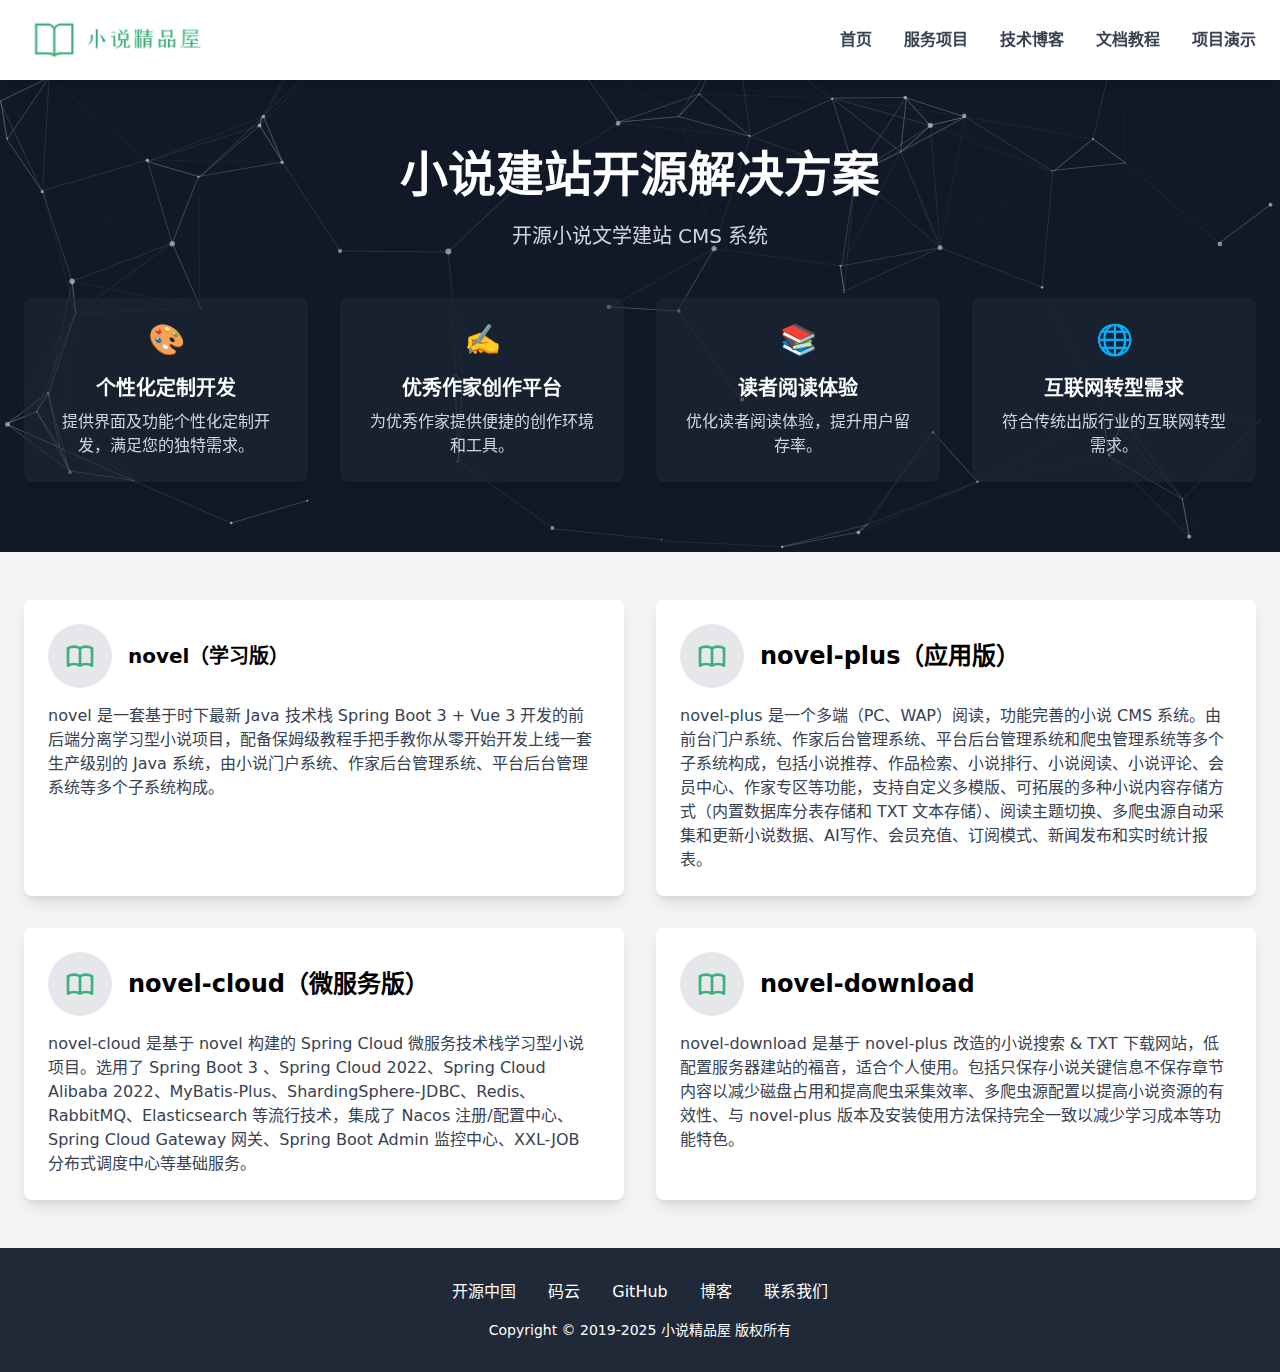
<file: index.htm>
<!DOCTYPE html>
<html lang="zh-CN">
<head>
    <meta charset="UTF-8">
    <meta name="viewport" content="width=device-width, initial-scale=1.0">
    <meta name="keywords" content="小说精品屋官网,小说系统源码,小说网站源码,小说CMS,小说爬虫,小说采集,小说免费建站,小说程序开发,AI">
    <meta name="description" content="小说精品屋是一套开源免费的小说系统,基于JAVA语言开发,包括学习版、应用版和微服务版等,是原创文学、书库和小说网站的建站首选.">
    <title>小说精品屋-GitHub开源小说系统</title>
    <link href="./static/tailwind.min.css" rel="stylesheet">
    <link rel="stylesheet" href="./static/animate.min.css">
<!-- Particles.js -->
<script src="./static/particles.min.js"></script>
<style>
        .bg-primary {
            background-color: #3eaf7c;
        }
        .text-primary {
            color: #3eaf7c;
        }
        .hover\:text-primary:hover {
            color: #3eaf7c;
        }
        .primary-to-green-gradient {
            background: linear-gradient(-45deg, #3eaf7c, #16a34a, #3eaf7c, #16a34a);
            background-size: 400% 400%;
            animation: gradientBG 15s ease infinite;
            height: 100vh;
            display: flex;
            align-items: center;
            justify-content: center;
            color: white;
            text-align: center;
        }
        @keyframes gradientBG {
            0% { background-position: 0% 50%; }
            50% { background-position: 100% 50%; }
            100% { background-position: 0% 50%; }
        }
        .card {
            transition: transform 0.3s ease, box-shadow 0.3s ease;
        }
        .card:hover {
            transform: scale(1.05);
            box-shadow: 0 10px 20px rgba(0, 0, 0, 0.2);
        }
        .icon-hover {
            transition: transform 0.3s ease;
        }
        .icon-hover:hover {
            transform: rotate(10deg) scale(1.1);
        }
        .nav-link {
            position: relative;
        }
        .nav-link::after {
            content: '';
            position: absolute;
            bottom: -2px;
            left: 0;
            width: 0;
            height: 2px;
            background-color: #3eaf7c;
            transition: width 0.3s ease;
        }
        .nav-link:hover::after {
            width: 100%;
        }

        /* 移动端优化 */
        @media (max-width: 768px) {
            h2 {
                font-size: 2rem !important;
            }
            .primary-to-green-gradient p {
                font-size: 1rem;
            }
            .card {
                padding: 1rem;
            }
            .card h3 {
                font-size: 1.25rem;
            }
            .card p {
                font-size: 0.875rem;
            }
            .footer ul {
                flex-direction: column;
                align-items: center;
            }
            .footer ul li {
                margin-bottom: 0.5rem;
            }
			.primary-to-green-gradient{
				padding-top: 5rem;
				height: 120vh;
			}
        }
		@media (max-width: 380px) {
			.primary-to-green-gradient{
				height: 150vh;
				padding-top: 5rem;
			}
        }
    </style>
</head>
<body class="bg-gray-100">
	<header class="bg-white shadow-lg fixed w-full top-0 z-50">
		<div class="container mx-auto px-6 py-4 flex justify-between items-center">
			<!-- Logo -->
			<div class="logo">
				<a href="./index.html">
					<img src="./static/logo.png" alt="小说精品屋" class="h-12 animate__animated animate__fadeInLeft hover:rotate-12 hover:scale-110 transition-transform duration-300">
				</a>
			</div>
	
			<!-- 桌面端导航 -->
			<nav class="hidden md:flex space-x-8">
				<a href="./index.htm" class="text-gray-700 hover:text-primary font-semibold nav-link relative group">
					首页
					<span class="absolute bottom-0 left-0 w-0 h-0.5 bg-primary transition-all duration-300 group-hover:w-full"></span>
				</a>
				<a href="./service.htm" class="text-gray-700 hover:text-primary font-semibold nav-link relative group">
					服务项目
					<span class="absolute bottom-0 left-0 w-0 h-0.5 bg-primary transition-all duration-300 group-hover:w-full"></span>
				</a>
				<a href="https://www.xxyopen.com" target="_blank" class="text-gray-700 hover:text-primary font-semibold nav-link relative group">
					技术博客
					<span class="absolute bottom-0 left-0 w-0 h-0.5 bg-primary transition-all duration-300 group-hover:w-full"></span>
				</a>
				<a href="http://docs.xxyopen.com/" target="_blank" class="text-gray-700 hover:text-primary font-semibold nav-link relative group">
					文档教程
					<span class="absolute bottom-0 left-0 w-0 h-0.5 bg-primary transition-all duration-300 group-hover:w-full"></span>
				</a>
				<a href="https://www.bilibili.com/video/BV18e41197xs" target="_blank" class="text-gray-700 hover:text-primary font-semibold nav-link relative group">
					项目演示
					<span class="absolute bottom-0 left-0 w-0 h-0.5 bg-primary transition-all duration-300 group-hover:w-full"></span>
				</a>
			</nav>
	
			<!-- 移动端汉堡菜单 -->
			<button id="mobile-menu-button" class="md:hidden text-gray-700 hover:text-primary focus:outline-none">
				<svg class="w-6 h-6" fill="none" stroke="currentColor" viewBox="0 0 24 24">
					<path stroke-linecap="round" stroke-linejoin="round" stroke-width="2" d="M4 6h16M4 12h16M4 18h16"></path>
				</svg>
			</button>
		</div>
	
		<!-- 移动端导航菜单 -->
		<div id="mobile-menu" class="md:hidden hidden bg-white shadow-lg">
			<div class="px-6 py-4 space-y-4">
				<a href="./index.html" class="block text-gray-700 hover:text-primary font-semibold">首页</a>
				<a href="./service.htm" class="block text-gray-700 hover:text-primary font-semibold">服务项目</a>
				<a href="https://www.xxyopen.com" target="_blank" class="block text-gray-700 hover:text-primary font-semibold">技术博客</a>
				<a href="http://docs.xxyopen.com/" target="_blank" class="block text-gray-700 hover:text-primary font-semibold">文档教程</a>
				<a href="https://www.bilibili.com/video/BV18e41197xs" target="_blank" class="block text-gray-700 hover:text-primary font-semibold">项目演示</a>
			</div>
		</div>
	</header>
	
	<script>
		// 移动端菜单交互
		const mobileMenuButton = document.getElementById('mobile-menu-button');
		const mobileMenu = document.getElementById('mobile-menu');
	
		mobileMenuButton.addEventListener('click', () => {
			mobileMenu.classList.toggle('hidden');
		});
	</script>

<section class="relative" style="padding: 150px 0px 70px 0px">
    <!-- 动态粒子背景 -->
    <div id="particles-js" class="absolute inset-0 bg-gray-900"></div>
    <div class="container mx-auto px-6 text-center relative z-10">
        <h2 class="text-5xl font-bold mb-6 animate__animated animate__fadeIn text-white">小说建站开源解决方案</h2>
        <p class="text-xl mb-12 animate__animated animate__fadeInUp text-gray-300">开源小说文学建站 CMS 系统</p>
        <div class="grid grid-cols-1 md:grid-cols-2 lg:grid-cols-4 gap-8">
            <div class="bg-gray-800 bg-opacity-50 p-6 rounded-lg shadow-lg hover:bg-gray-700 transition-all duration-300">
                <div class="text-3xl mb-4 text-white icon-hover">🎨</div>
                <h3 class="text-xl font-semibold mb-2 text-white">个性化定制开发</h3>
                <p class="text-gray-300">提供界面及功能个性化定制开发，满足您的独特需求。</p>
            </div>
            <div class="bg-gray-800 bg-opacity-50 p-6 rounded-lg shadow-lg hover:bg-gray-700 transition-all duration-300">
                <div class="text-3xl mb-4 text-white icon-hover">✍️</div>
                <h3 class="text-xl font-semibold mb-2 text-white">优秀作家创作平台</h3>
                <p class="text-gray-300">为优秀作家提供便捷的创作环境和工具。</p>
            </div>
            <div class="bg-gray-800 bg-opacity-50 p-6 rounded-lg shadow-lg hover:bg-gray-700 transition-all duration-300">
                <div class="text-3xl mb-4 text-white icon-hover">📚</div>
                <h3 class="text-xl font-semibold mb-2 text-white">读者阅读体验</h3>
                <p class="text-gray-300">优化读者阅读体验，提升用户留存率。</p>
            </div>
            <div class="bg-gray-800 bg-opacity-50 p-6 rounded-lg shadow-lg hover:bg-gray-700 transition-all duration-300">
                <div class="text-3xl mb-4 text-white icon-hover">🌐</div>
                <h3 class="text-xl font-semibold mb-2 text-white">互联网转型需求</h3>
                <p class="text-gray-300">符合传统出版行业的互联网转型需求。</p>
            </div>
        </div>
    </div>
</section>
	

    <section class="container mx-auto px-6 py-12">
        <div class="grid grid-cols-1 md:grid-cols-2 gap-8">
            <a href="https://github.com/201206030/novel" target="_blank" class="bg-white p-6 rounded-lg shadow-lg card">
                <div class="flex items-center mb-4">
                    <div class="w-16 h-16 bg-gray-200 rounded-full flex items-center justify-center icon-hover">
                        <svg xmlns="http://www.w3.org/2000/svg" class="w-8 h-8 text-primary" fill="none" viewBox="0 0 24 24" stroke="currentColor">
                            <path stroke-linecap="round" stroke-linejoin="round" stroke-width="2" d="M12 6.253v13m0-13C10.832 5.477 9.246 5 7.5 5S4.168 5.477 3 6.253v13C4.168 18.477 5.754 18 7.5 18s3.332.477 4.5 1.253m0-13C13.168 5.477 14.754 5 16.5 5c1.747 0 3.332.477 4.5 1.253v13C19.832 18.477 18.247 18 16.5 18c-1.746 0-3.332.477-4.5 1.253" />
                        </svg>
                    </div>
                    <h3 class="text-xl font-bold ml-4 hover:text-primary">novel（学习版）</h3>
                </div>
                <p class="text-gray-700">novel 是一套基于时下最新 Java 技术栈 Spring Boot 3 + Vue 3 开发的前后端分离学习型小说项目，配备保姆级教程手把手教你从零开始开发上线一套生产级别的 Java 系统，由小说门户系统、作家后台管理系统、平台后台管理系统等多个子系统构成。</p>
            </a>
			<a href="https://github.com/201206030/novel-plus" target="_blank" class="bg-white p-6 rounded-lg shadow-lg card">
                <div class="flex items-center mb-4">
                    <div class="w-16 h-16 bg-gray-200 rounded-full flex items-center justify-center icon-hover">
                        <svg xmlns="http://www.w3.org/2000/svg" class="w-8 h-8 text-primary" fill="none" viewBox="0 0 24 24" stroke="currentColor">
                            <path stroke-linecap="round" stroke-linejoin="round" stroke-width="2" d="M12 6.253v13m0-13C10.832 5.477 9.246 5 7.5 5S4.168 5.477 3 6.253v13C4.168 18.477 5.754 18 7.5 18s3.332.477 4.5 1.253m0-13C13.168 5.477 14.754 5 16.5 5c1.747 0 3.332.477 4.5 1.253v13C19.832 18.477 18.247 18 16.5 18c-1.746 0-3.332.477-4.5 1.253" />
                        </svg>
                    </div>
                    <h3 class="text-2xl font-bold ml-4 hover:text-primary">novel-plus（应用版）</h3>
                </div>
                <p class="text-gray-700">novel-plus 是一个多端（PC、WAP）阅读，功能完善的小说 CMS 系统。由前台门户系统、作家后台管理系统、平台后台管理系统和爬虫管理系统等多个子系统构成，包括小说推荐、作品检索、小说排行、小说阅读、小说评论、会员中心、作家专区等功能，支持自定义多模版、可拓展的多种小说内容存储方式（内置数据库分表存储和 TXT 文本存储）、阅读主题切换、多爬虫源自动采集和更新小说数据、AI写作、会员充值、订阅模式、新闻发布和实时统计报表。</p>
			</a>
			<a href="https://github.com/201206030/novel-cloud" target="_blank" class="bg-white p-6 rounded-lg shadow-lg card">
                <div class="flex items-center mb-4">
                    <div class="w-16 h-16 bg-gray-200 rounded-full flex items-center justify-center icon-hover">
                        <svg xmlns="http://www.w3.org/2000/svg" class="w-8 h-8 text-primary" fill="none" viewBox="0 0 24 24" stroke="currentColor">
                            <path stroke-linecap="round" stroke-linejoin="round" stroke-width="2" d="M12 6.253v13m0-13C10.832 5.477 9.246 5 7.5 5S4.168 5.477 3 6.253v13C4.168 18.477 5.754 18 7.5 18s3.332.477 4.5 1.253m0-13C13.168 5.477 14.754 5 16.5 5c1.747 0 3.332.477 4.5 1.253v13C19.832 18.477 18.247 18 16.5 18c-1.746 0-3.332.477-4.5 1.253" />
                        </svg>
                    </div>
                    <h3 class="text-2xl font-bold ml-4 hover:text-primary">novel-cloud（微服务版）</h3>
                </div>
                <p class="text-gray-700">novel-cloud 是基于 novel 构建的 Spring Cloud 微服务技术栈学习型小说项目。选用了 Spring Boot 3 、Spring Cloud 2022、Spring Cloud Alibaba 2022、MyBatis-Plus、ShardingSphere-JDBC、Redis、RabbitMQ、Elasticsearch 等流行技术，集成了 Nacos 注册/配置中心、Spring Cloud Gateway 网关、Spring Boot Admin 监控中心、XXL-JOB 分布式调度中心等基础服务。</p>
			</a>
			<a href="https://github.com/201206030/novel-plus/releases/tag/v3.1.0" target="_blank" class="bg-white p-6 rounded-lg shadow-lg card">
                <div class="flex items-center mb-4">
                    <div class="w-16 h-16 bg-gray-200 rounded-full flex items-center justify-center icon-hover">
                        <svg xmlns="http://www.w3.org/2000/svg" class="w-8 h-8 text-primary" fill="none" viewBox="0 0 24 24" stroke="currentColor">
                            <path stroke-linecap="round" stroke-linejoin="round" stroke-width="2" d="M12 6.253v13m0-13C10.832 5.477 9.246 5 7.5 5S4.168 5.477 3 6.253v13C4.168 18.477 5.754 18 7.5 18s3.332.477 4.5 1.253m0-13C13.168 5.477 14.754 5 16.5 5c1.747 0 3.332.477 4.5 1.253v13C19.832 18.477 18.247 18 16.5 18c-1.746 0-3.332.477-4.5 1.253" />
                        </svg>
                    </div>
                    <h3 class="text-2xl font-bold ml-4 hover:text-primary">novel-download</h3>
                </div>
                <p class="text-gray-700">novel-download 是基于 novel-plus 改造的小说搜索 & TXT 下载网站，低配置服务器建站的福音，适合个人使用。包括只保存小说关键信息不保存章节内容以减少磁盘占用和提高爬虫采集效率、多爬虫源配置以提高小说资源的有效性、与 novel-plus 版本及安装使用方法保持完全一致以减少学习成本等功能特色。</p>
			</a>
        
           
        </div>
    </section>

    <footer class="bg-gray-800 text-white py-8">
        <div class="container mx-auto px-6 text-center">
            <ul class="flex justify-center space-x-8 mb-4">
                <li><a href="https://my.oschina.net/java2nb" target="_blank" class="hover:text-primary">开源中国</a></li>
                <li><a href="https://gitee.com/xiongxyang" target="_blank" class="hover:text-primary">码云</a></li>
                <li><a href="https://github.com/201206030" target="_blank" class="hover:text-primary">GitHub</a></li>
                <li><a href="https://www.xxyopen.com" target="_blank" class="hover:text-primary">博客</a></li>
                <li><a href="mailto:xxyopen@foxmail.com" class="hover:text-primary">联系我们</a></li>
            </ul>
            <p class="text-sm">Copyright © 2019-2025 小说精品屋 版权所有</p>
        </div>
    </footer>
	<script>
		// 初始化粒子背景
		particlesJS.load('particles-js', 'particles.json', function() {
			console.log('Particles.js loaded!');
		});
	</script>
    <script>
        var _hmt = _hmt || [];
        (function() {
          var hm = document.createElement("script");
          hm.src = "https://hm.baidu.com/hm.js?deac12bf19ecfc248e4dd032e5137358";
          var s = document.getElementsByTagName("script")[0]; 
          s.parentNode.insertBefore(hm, s);
        })();
        </script>
        
</body>
</html>
</file>
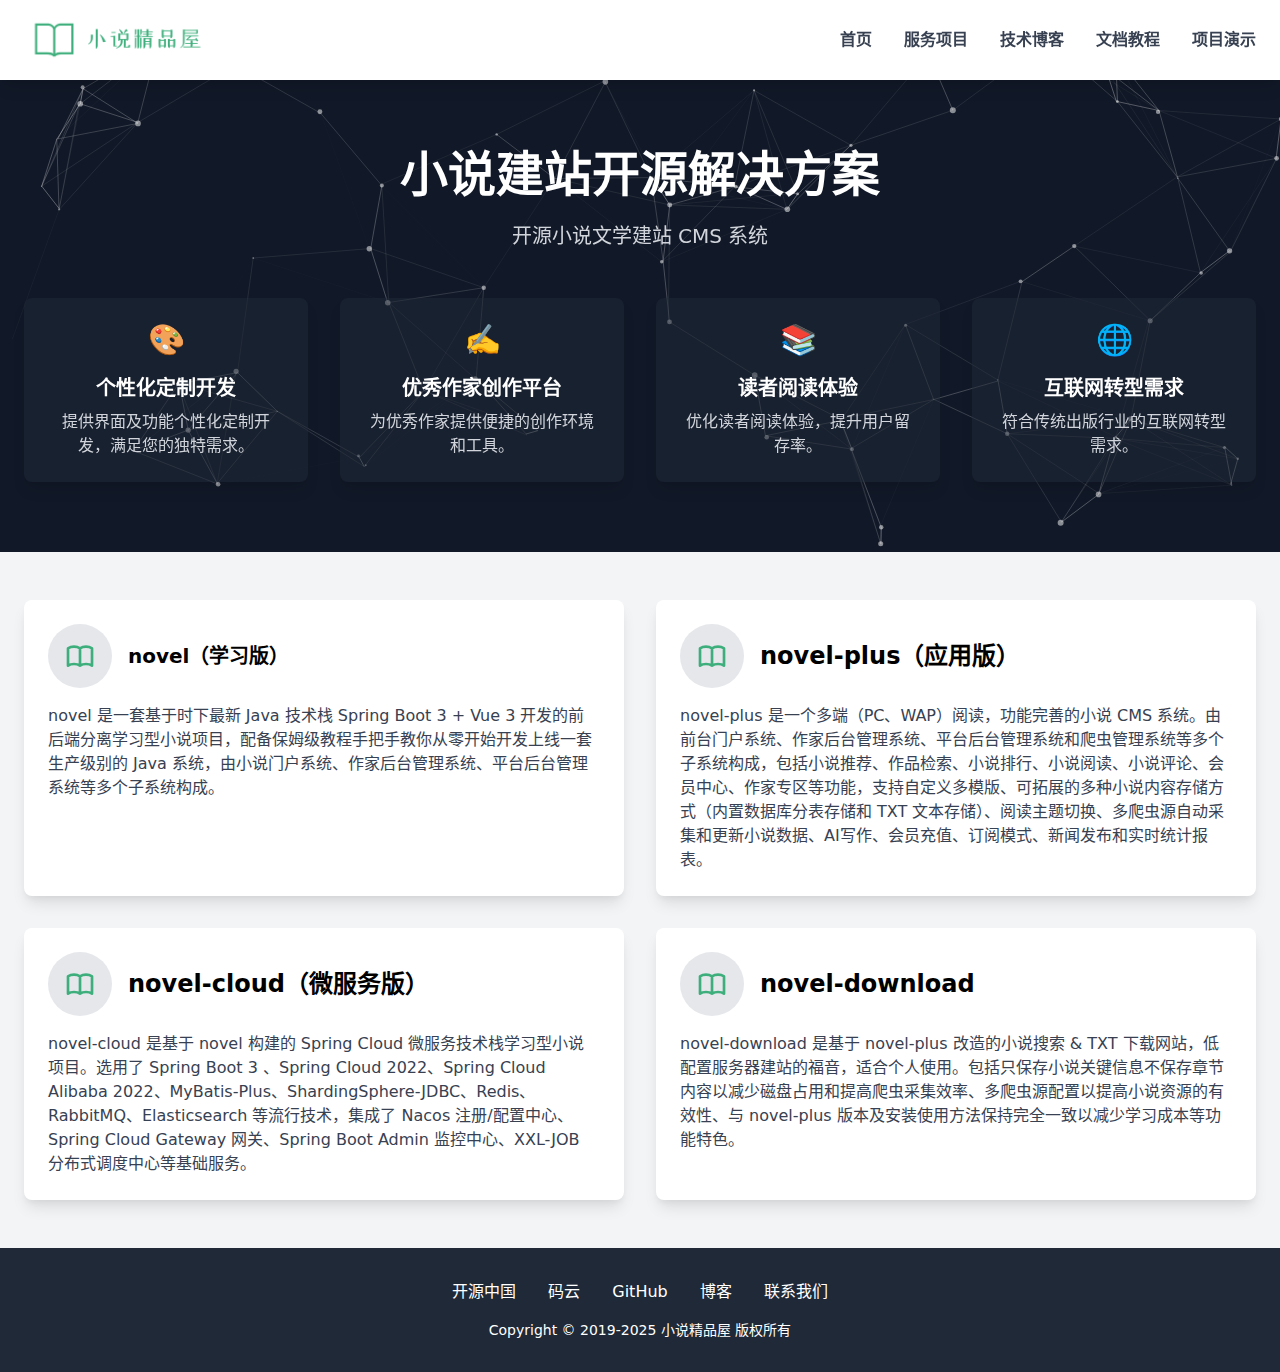
<file: index.html>
<!DOCTYPE html>
<html lang="zh-CN">
<head>
    <meta charset="UTF-8">
    <meta name="viewport" content="width=device-width, initial-scale=1.0">
    <meta name="keywords" content="小说精品屋官网,小说系统源码,小说网站源码,小说CMS,小说爬虫,小说采集,小说免费建站,小说程序开发,AI">
    <meta name="description" content="小说精品屋是一套开源免费的小说系统,基于JAVA语言开发,包括学习版、应用版和微服务版等,是原创文学、书库和小说网站的建站首选.">
    <title>小说精品屋-GitHub开源小说系统</title>
    <link href="./static/tailwind.min.css" rel="stylesheet">
    <link rel="stylesheet" href="./static/animate.min.css">
<!-- Particles.js -->
<script src="./static/particles.min.js"></script>
<style>
        .bg-primary {
            background-color: #3eaf7c;
        }
        .text-primary {
            color: #3eaf7c;
        }
        .hover\:text-primary:hover {
            color: #3eaf7c;
        }
        .primary-to-green-gradient {
            background: linear-gradient(-45deg, #3eaf7c, #16a34a, #3eaf7c, #16a34a);
            background-size: 400% 400%;
            animation: gradientBG 15s ease infinite;
            height: 100vh;
            display: flex;
            align-items: center;
            justify-content: center;
            color: white;
            text-align: center;
        }
        @keyframes gradientBG {
            0% { background-position: 0% 50%; }
            50% { background-position: 100% 50%; }
            100% { background-position: 0% 50%; }
        }
        .card {
            transition: transform 0.3s ease, box-shadow 0.3s ease;
        }
        .card:hover {
            transform: scale(1.05);
            box-shadow: 0 10px 20px rgba(0, 0, 0, 0.2);
        }
        .icon-hover {
            transition: transform 0.3s ease;
        }
        .icon-hover:hover {
            transform: rotate(10deg) scale(1.1);
        }
        .nav-link {
            position: relative;
        }
        .nav-link::after {
            content: '';
            position: absolute;
            bottom: -2px;
            left: 0;
            width: 0;
            height: 2px;
            background-color: #3eaf7c;
            transition: width 0.3s ease;
        }
        .nav-link:hover::after {
            width: 100%;
        }

        /* 移动端优化 */
        @media (max-width: 768px) {
            h2 {
                font-size: 2rem !important;
            }
            .primary-to-green-gradient p {
                font-size: 1rem;
            }
            .card {
                padding: 1rem;
            }
            .card h3 {
                font-size: 1.25rem;
            }
            .card p {
                font-size: 0.875rem;
            }
            .footer ul {
                flex-direction: column;
                align-items: center;
            }
            .footer ul li {
                margin-bottom: 0.5rem;
            }
			.primary-to-green-gradient{
				padding-top: 5rem;
				height: 120vh;
			}
        }
		@media (max-width: 380px) {
			.primary-to-green-gradient{
				height: 150vh;
				padding-top: 5rem;
			}
        }
    </style>
</head>
<body class="bg-gray-100">
	<header class="bg-white shadow-lg fixed w-full top-0 z-50">
		<div class="container mx-auto px-6 py-4 flex justify-between items-center">
			<!-- Logo -->
			<div class="logo">
				<a href="./index.html">
					<img src="./static/logo.png" alt="小说精品屋" class="h-12 animate__animated animate__fadeInLeft hover:rotate-12 hover:scale-110 transition-transform duration-300">
				</a>
			</div>
	
			<!-- 桌面端导航 -->
			<nav class="hidden md:flex space-x-8">
				<a href="./index.htm" class="text-gray-700 hover:text-primary font-semibold nav-link relative group">
					首页
					<span class="absolute bottom-0 left-0 w-0 h-0.5 bg-primary transition-all duration-300 group-hover:w-full"></span>
				</a>
				<a href="./service.htm" class="text-gray-700 hover:text-primary font-semibold nav-link relative group">
					服务项目
					<span class="absolute bottom-0 left-0 w-0 h-0.5 bg-primary transition-all duration-300 group-hover:w-full"></span>
				</a>
				<a href="https://www.xxyopen.com" target="_blank" class="text-gray-700 hover:text-primary font-semibold nav-link relative group">
					技术博客
					<span class="absolute bottom-0 left-0 w-0 h-0.5 bg-primary transition-all duration-300 group-hover:w-full"></span>
				</a>
				<a href="http://docs.xxyopen.com/" target="_blank" class="text-gray-700 hover:text-primary font-semibold nav-link relative group">
					文档教程
					<span class="absolute bottom-0 left-0 w-0 h-0.5 bg-primary transition-all duration-300 group-hover:w-full"></span>
				</a>
				<a href="https://www.bilibili.com/video/BV18e41197xs" target="_blank" class="text-gray-700 hover:text-primary font-semibold nav-link relative group">
					项目演示
					<span class="absolute bottom-0 left-0 w-0 h-0.5 bg-primary transition-all duration-300 group-hover:w-full"></span>
				</a>
			</nav>
	
			<!-- 移动端汉堡菜单 -->
			<button id="mobile-menu-button" class="md:hidden text-gray-700 hover:text-primary focus:outline-none">
				<svg class="w-6 h-6" fill="none" stroke="currentColor" viewBox="0 0 24 24">
					<path stroke-linecap="round" stroke-linejoin="round" stroke-width="2" d="M4 6h16M4 12h16M4 18h16"></path>
				</svg>
			</button>
		</div>
	
		<!-- 移动端导航菜单 -->
		<div id="mobile-menu" class="md:hidden hidden bg-white shadow-lg">
			<div class="px-6 py-4 space-y-4">
				<a href="./index.html" class="block text-gray-700 hover:text-primary font-semibold">首页</a>
				<a href="./service.htm" class="block text-gray-700 hover:text-primary font-semibold">服务项目</a>
				<a href="https://www.xxyopen.com" target="_blank" class="block text-gray-700 hover:text-primary font-semibold">技术博客</a>
				<a href="http://docs.xxyopen.com/" target="_blank" class="block text-gray-700 hover:text-primary font-semibold">文档教程</a>
				<a href="https://www.bilibili.com/video/BV18e41197xs" target="_blank" class="block text-gray-700 hover:text-primary font-semibold">项目演示</a>
			</div>
		</div>
	</header>
	
	<script>
		// 移动端菜单交互
		const mobileMenuButton = document.getElementById('mobile-menu-button');
		const mobileMenu = document.getElementById('mobile-menu');
	
		mobileMenuButton.addEventListener('click', () => {
			mobileMenu.classList.toggle('hidden');
		});
	</script>

<section class="relative" style="padding: 150px 0px 70px 0px">
    <!-- 动态粒子背景 -->
    <div id="particles-js" class="absolute inset-0 bg-gray-900"></div>
    <div class="container mx-auto px-6 text-center relative z-10">
        <h2 class="text-5xl font-bold mb-6 animate__animated animate__fadeIn text-white">小说建站开源解决方案</h2>
        <p class="text-xl mb-12 animate__animated animate__fadeInUp text-gray-300">开源小说文学建站 CMS 系统</p>
        <div class="grid grid-cols-1 md:grid-cols-2 lg:grid-cols-4 gap-8">
            <div class="bg-gray-800 bg-opacity-50 p-6 rounded-lg shadow-lg hover:bg-gray-700 transition-all duration-300">
                <div class="text-3xl mb-4 text-white icon-hover">🎨</div>
                <h3 class="text-xl font-semibold mb-2 text-white">个性化定制开发</h3>
                <p class="text-gray-300">提供界面及功能个性化定制开发，满足您的独特需求。</p>
            </div>
            <div class="bg-gray-800 bg-opacity-50 p-6 rounded-lg shadow-lg hover:bg-gray-700 transition-all duration-300">
                <div class="text-3xl mb-4 text-white icon-hover">✍️</div>
                <h3 class="text-xl font-semibold mb-2 text-white">优秀作家创作平台</h3>
                <p class="text-gray-300">为优秀作家提供便捷的创作环境和工具。</p>
            </div>
            <div class="bg-gray-800 bg-opacity-50 p-6 rounded-lg shadow-lg hover:bg-gray-700 transition-all duration-300">
                <div class="text-3xl mb-4 text-white icon-hover">📚</div>
                <h3 class="text-xl font-semibold mb-2 text-white">读者阅读体验</h3>
                <p class="text-gray-300">优化读者阅读体验，提升用户留存率。</p>
            </div>
            <div class="bg-gray-800 bg-opacity-50 p-6 rounded-lg shadow-lg hover:bg-gray-700 transition-all duration-300">
                <div class="text-3xl mb-4 text-white icon-hover">🌐</div>
                <h3 class="text-xl font-semibold mb-2 text-white">互联网转型需求</h3>
                <p class="text-gray-300">符合传统出版行业的互联网转型需求。</p>
            </div>
        </div>
    </div>
</section>
	

    <section class="container mx-auto px-6 py-12">
        <div class="grid grid-cols-1 md:grid-cols-2 gap-8">
            <a href="https://github.com/201206030/novel" target="_blank" class="bg-white p-6 rounded-lg shadow-lg card">
                <div class="flex items-center mb-4">
                    <div class="w-16 h-16 bg-gray-200 rounded-full flex items-center justify-center icon-hover">
                        <svg xmlns="http://www.w3.org/2000/svg" class="w-8 h-8 text-primary" fill="none" viewBox="0 0 24 24" stroke="currentColor">
                            <path stroke-linecap="round" stroke-linejoin="round" stroke-width="2" d="M12 6.253v13m0-13C10.832 5.477 9.246 5 7.5 5S4.168 5.477 3 6.253v13C4.168 18.477 5.754 18 7.5 18s3.332.477 4.5 1.253m0-13C13.168 5.477 14.754 5 16.5 5c1.747 0 3.332.477 4.5 1.253v13C19.832 18.477 18.247 18 16.5 18c-1.746 0-3.332.477-4.5 1.253" />
                        </svg>
                    </div>
                    <h3 class="text-xl font-bold ml-4 hover:text-primary">novel（学习版）</h3>
                </div>
                <p class="text-gray-700">novel 是一套基于时下最新 Java 技术栈 Spring Boot 3 + Vue 3 开发的前后端分离学习型小说项目，配备保姆级教程手把手教你从零开始开发上线一套生产级别的 Java 系统，由小说门户系统、作家后台管理系统、平台后台管理系统等多个子系统构成。</p>
            </a>
			<a href="https://github.com/201206030/novel-plus" target="_blank" class="bg-white p-6 rounded-lg shadow-lg card">
                <div class="flex items-center mb-4">
                    <div class="w-16 h-16 bg-gray-200 rounded-full flex items-center justify-center icon-hover">
                        <svg xmlns="http://www.w3.org/2000/svg" class="w-8 h-8 text-primary" fill="none" viewBox="0 0 24 24" stroke="currentColor">
                            <path stroke-linecap="round" stroke-linejoin="round" stroke-width="2" d="M12 6.253v13m0-13C10.832 5.477 9.246 5 7.5 5S4.168 5.477 3 6.253v13C4.168 18.477 5.754 18 7.5 18s3.332.477 4.5 1.253m0-13C13.168 5.477 14.754 5 16.5 5c1.747 0 3.332.477 4.5 1.253v13C19.832 18.477 18.247 18 16.5 18c-1.746 0-3.332.477-4.5 1.253" />
                        </svg>
                    </div>
                    <h3 class="text-2xl font-bold ml-4 hover:text-primary">novel-plus（应用版）</h3>
                </div>
                <p class="text-gray-700">novel-plus 是一个多端（PC、WAP）阅读，功能完善的小说 CMS 系统。由前台门户系统、作家后台管理系统、平台后台管理系统和爬虫管理系统等多个子系统构成，包括小说推荐、作品检索、小说排行、小说阅读、小说评论、会员中心、作家专区等功能，支持自定义多模版、可拓展的多种小说内容存储方式（内置数据库分表存储和 TXT 文本存储）、阅读主题切换、多爬虫源自动采集和更新小说数据、AI写作、会员充值、订阅模式、新闻发布和实时统计报表。</p>
			</a>
			<a href="https://github.com/201206030/novel-cloud" target="_blank" class="bg-white p-6 rounded-lg shadow-lg card">
                <div class="flex items-center mb-4">
                    <div class="w-16 h-16 bg-gray-200 rounded-full flex items-center justify-center icon-hover">
                        <svg xmlns="http://www.w3.org/2000/svg" class="w-8 h-8 text-primary" fill="none" viewBox="0 0 24 24" stroke="currentColor">
                            <path stroke-linecap="round" stroke-linejoin="round" stroke-width="2" d="M12 6.253v13m0-13C10.832 5.477 9.246 5 7.5 5S4.168 5.477 3 6.253v13C4.168 18.477 5.754 18 7.5 18s3.332.477 4.5 1.253m0-13C13.168 5.477 14.754 5 16.5 5c1.747 0 3.332.477 4.5 1.253v13C19.832 18.477 18.247 18 16.5 18c-1.746 0-3.332.477-4.5 1.253" />
                        </svg>
                    </div>
                    <h3 class="text-2xl font-bold ml-4 hover:text-primary">novel-cloud（微服务版）</h3>
                </div>
                <p class="text-gray-700">novel-cloud 是基于 novel 构建的 Spring Cloud 微服务技术栈学习型小说项目。选用了 Spring Boot 3 、Spring Cloud 2022、Spring Cloud Alibaba 2022、MyBatis-Plus、ShardingSphere-JDBC、Redis、RabbitMQ、Elasticsearch 等流行技术，集成了 Nacos 注册/配置中心、Spring Cloud Gateway 网关、Spring Boot Admin 监控中心、XXL-JOB 分布式调度中心等基础服务。</p>
			</a>
			<a href="https://github.com/201206030/novel-plus/releases/tag/v3.1.0" target="_blank" class="bg-white p-6 rounded-lg shadow-lg card">
                <div class="flex items-center mb-4">
                    <div class="w-16 h-16 bg-gray-200 rounded-full flex items-center justify-center icon-hover">
                        <svg xmlns="http://www.w3.org/2000/svg" class="w-8 h-8 text-primary" fill="none" viewBox="0 0 24 24" stroke="currentColor">
                            <path stroke-linecap="round" stroke-linejoin="round" stroke-width="2" d="M12 6.253v13m0-13C10.832 5.477 9.246 5 7.5 5S4.168 5.477 3 6.253v13C4.168 18.477 5.754 18 7.5 18s3.332.477 4.5 1.253m0-13C13.168 5.477 14.754 5 16.5 5c1.747 0 3.332.477 4.5 1.253v13C19.832 18.477 18.247 18 16.5 18c-1.746 0-3.332.477-4.5 1.253" />
                        </svg>
                    </div>
                    <h3 class="text-2xl font-bold ml-4 hover:text-primary">novel-download</h3>
                </div>
                <p class="text-gray-700">novel-download 是基于 novel-plus 改造的小说搜索 & TXT 下载网站，低配置服务器建站的福音，适合个人使用。包括只保存小说关键信息不保存章节内容以减少磁盘占用和提高爬虫采集效率、多爬虫源配置以提高小说资源的有效性、与 novel-plus 版本及安装使用方法保持完全一致以减少学习成本等功能特色。</p>
			</a>
        
           
        </div>
    </section>

    <footer class="bg-gray-800 text-white py-8">
        <div class="container mx-auto px-6 text-center">
            <ul class="flex justify-center space-x-8 mb-4">
                <li><a href="https://my.oschina.net/java2nb" target="_blank" class="hover:text-primary">开源中国</a></li>
                <li><a href="https://gitee.com/xiongxyang" target="_blank" class="hover:text-primary">码云</a></li>
                <li><a href="https://github.com/201206030" target="_blank" class="hover:text-primary">GitHub</a></li>
                <li><a href="https://www.xxyopen.com" target="_blank" class="hover:text-primary">博客</a></li>
                <li><a href="mailto:xxyopen@foxmail.com" class="hover:text-primary">联系我们</a></li>
            </ul>
            <p class="text-sm">Copyright © 2019-2025 小说精品屋 版权所有</p>
        </div>
    </footer>
	<script>
		// 初始化粒子背景
		particlesJS.load('particles-js', 'particles.json', function() {
			console.log('Particles.js loaded!');
		});
	</script>
    <script>
        var _hmt = _hmt || [];
        (function() {
          var hm = document.createElement("script");
          hm.src = "https://hm.baidu.com/hm.js?deac12bf19ecfc248e4dd032e5137358";
          var s = document.getElementsByTagName("script")[0]; 
          s.parentNode.insertBefore(hm, s);
        })();
        </script>
        
</body>
</html>
</file>
